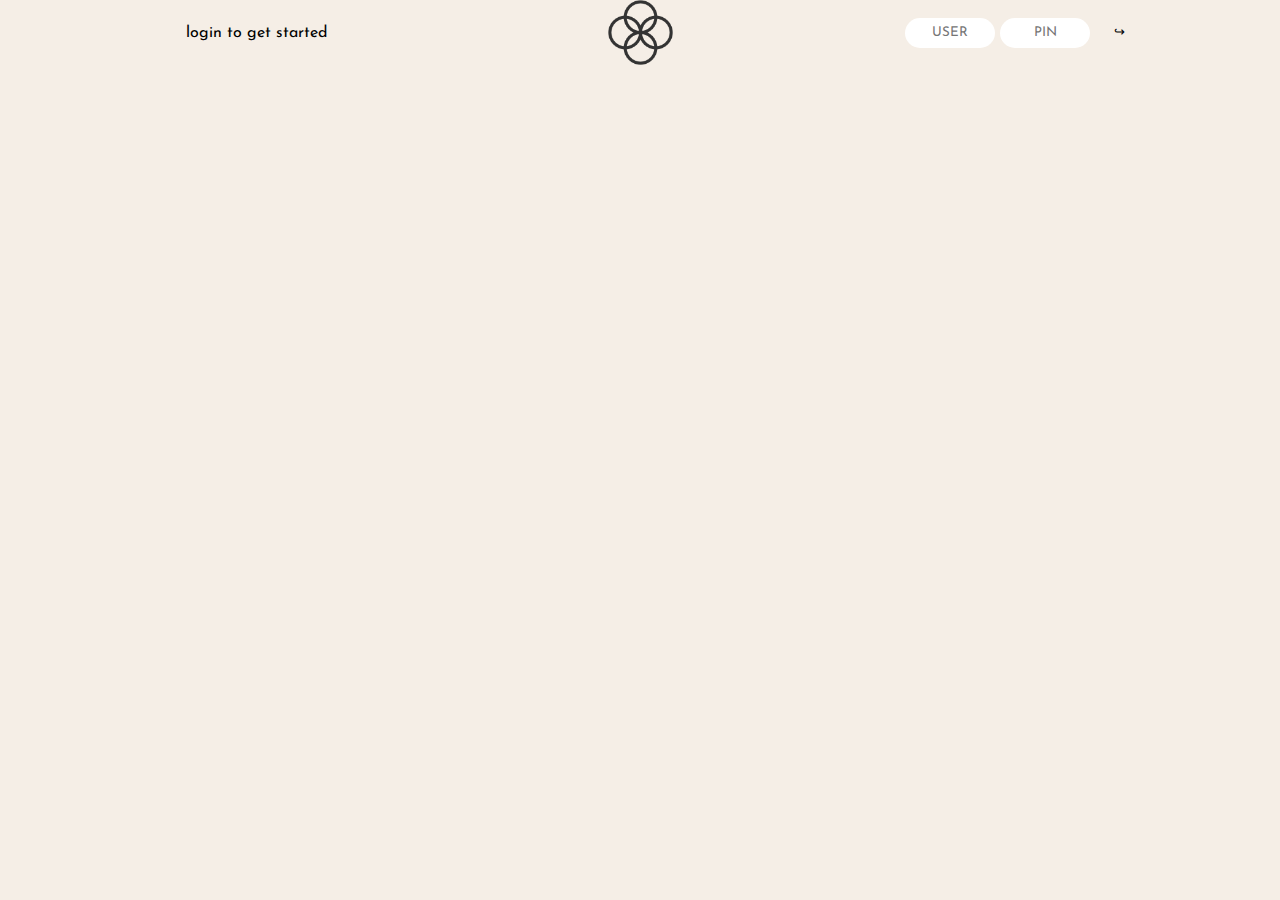
<file: index.html>
<!DOCTYPE html>
<html lang="en">
  <head>
    <meta charset="UTF-8" />
    <meta name="viewport" content="width=device-width, initial-scale=1.0" />
    <title>bankist</title>
    <link rel="stylesheet" href="style.css" type="text/css" />
    <link rel="preconnect" href="https://fonts.googleapis.com" />
    <link rel="preconnect" href="https://fonts.gstatic.com" crossorigin />
    <link
      href="https://fonts.googleapis.com/css2?family=Josefin+Sans&family=Noto+Nastaliq+Urdu&display=swap"
      rel="stylesheet"
    />
    <link
      rel="shortcut icon"
      type="image/png"
      href="pic/logo.png"
      style="color: black"
    />
  </head>
  <body>
    <div class="app">
      <div class="header">
        <p class="welcome">login to get started</p>
        <img class="logo" src="pic/logo.png" />
        <form class="userbox">
          <input type="text" class="namebox" placeholder="USER" />
          <input type="password" class="passwordbox" placeholder="PIN" />
          <button class="enter" type="button">&rarrhk;</button>
        </form>
      </div>
      <div class="change">
        <div class="Current--balance">
          <div>
            <h3>Current balance</h3>
            <h5 class="timelogin"></h5>
          </div>
          <h2 class="balance__value">0000€</h2>
        </div>

        <div class="movements">
          <div class="movements__row">
            <div class="movements__type movements__type--deposit"></div>
            <div class="movements__date">05/03/2037</div>
            <div class="movements__value">4€</div>
          </div>
          <div class="movements__row">
            <div class="movements__type movements__type--deposit"></div>
            <div class="movements__date">05/03/2037</div>
            <div class="movements__value">5€</div>
          </div><div class="movements__row">
            <div class="movements__type movements__type--deposit"></div>
            <div class="movements__date">05/03/2037</div>
            <div class="movements__value">6€</div>
          </div>
        </div>

        <div class="main__right">
          <div class="Transfer__money">
            <p>Transfer money</p>
            <br />
            <form>
              <input type="text" class="Transfer--to" />
              <input type="text" class="Transfer--Amount" />
              <button class="Transferbtn" type="button">&rarr;</button><br />
              <label class="labels">Transfer to</label>
              <label class="labels">Amount</label>
            </form>
          </div>
          <div class="Request__loan">
            <p>Request loan</p>
            <br />
            <form>
              <input type="text" class="Amountloan" />
              <button class="btnamount" type="button">&rarr;</button><br/>
              <label class="labels">Amount</label>
            </form>
          </div>
          <div class="Close__account">
            <p>Close account</p>
            <br />
            <form>
              <input type="text" class="Confirm--user" />
              <input type="password" class="Confirm--pin" />
              <button class="cloesbtn" type="button">&rarr;</button><br />
              <label class="labels">Confirm user</label>
              <label class="labels">Confirm PIN</label>
            </form>
          </div>
        </div>
        <div class="summary">
          <p class="summary__label">In</p>
          <p class="summary__value summary__value--in">0000€</p>
          <p class="summary__label">Out</p>
          <p class="summary__value summary__value--out">0000€</p>
          <p class="summary__label">Interest</p>
          <p class="summary__value summary__value--Interest">0000€</p>
          <button class="sortbtn">↓ SORT</button>
        </div>
        <div class="timeloggedout">
          <p class="timeout"></p>
        </div>
      </div>
    </div>

    <script src="scripts.js"></script>
  </body>
</html>
</file>
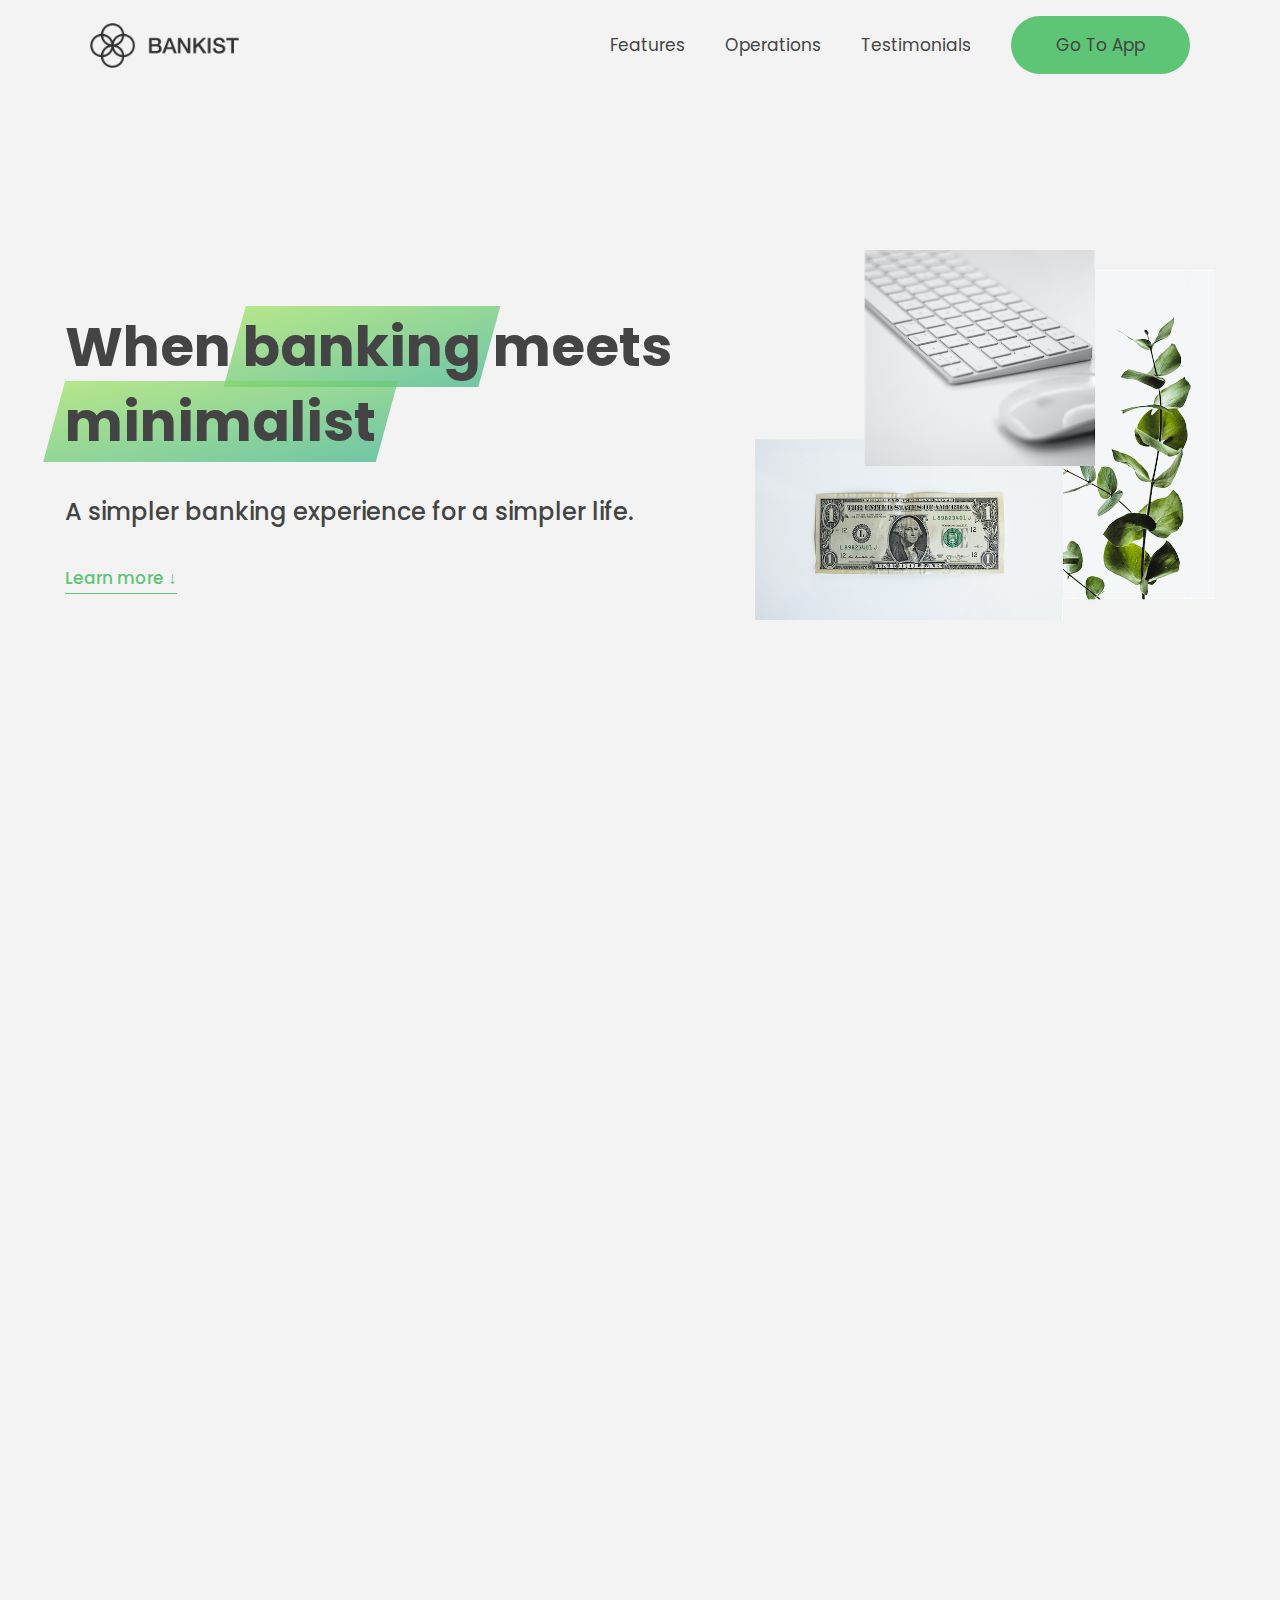
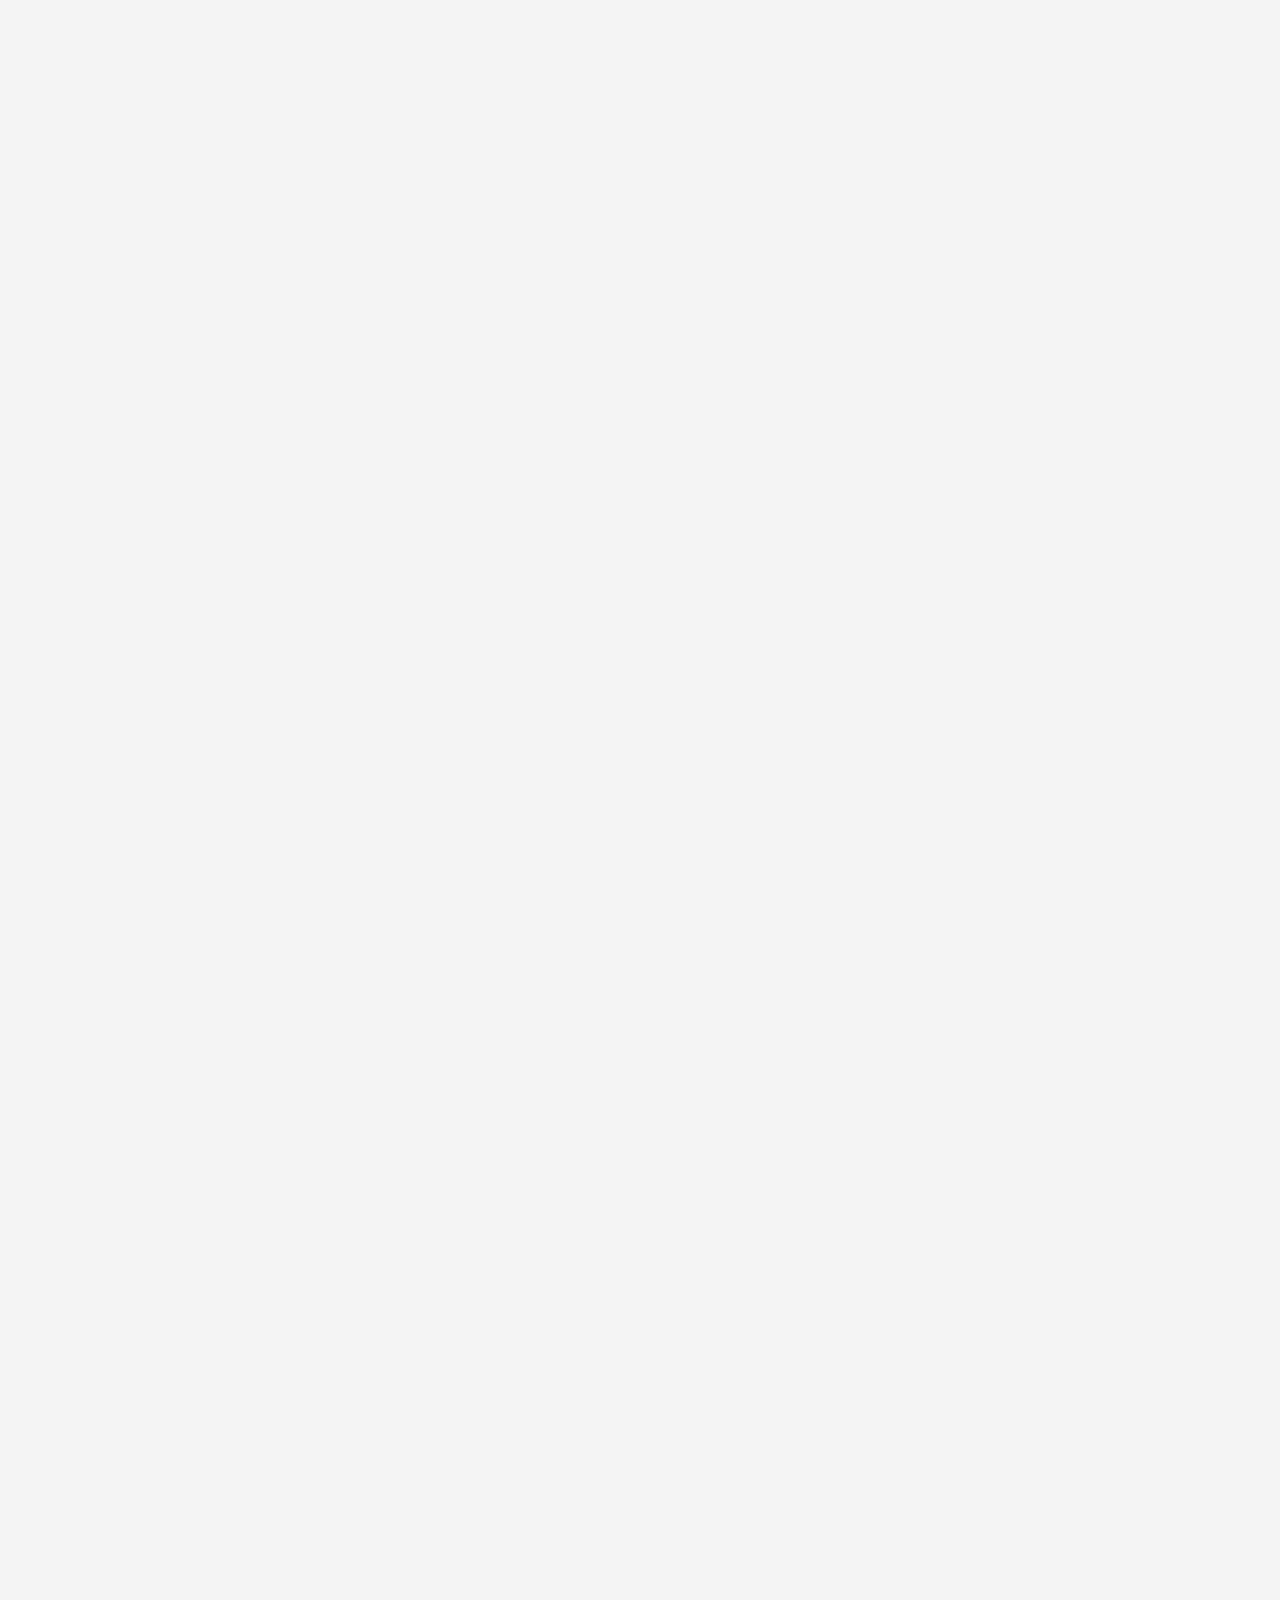
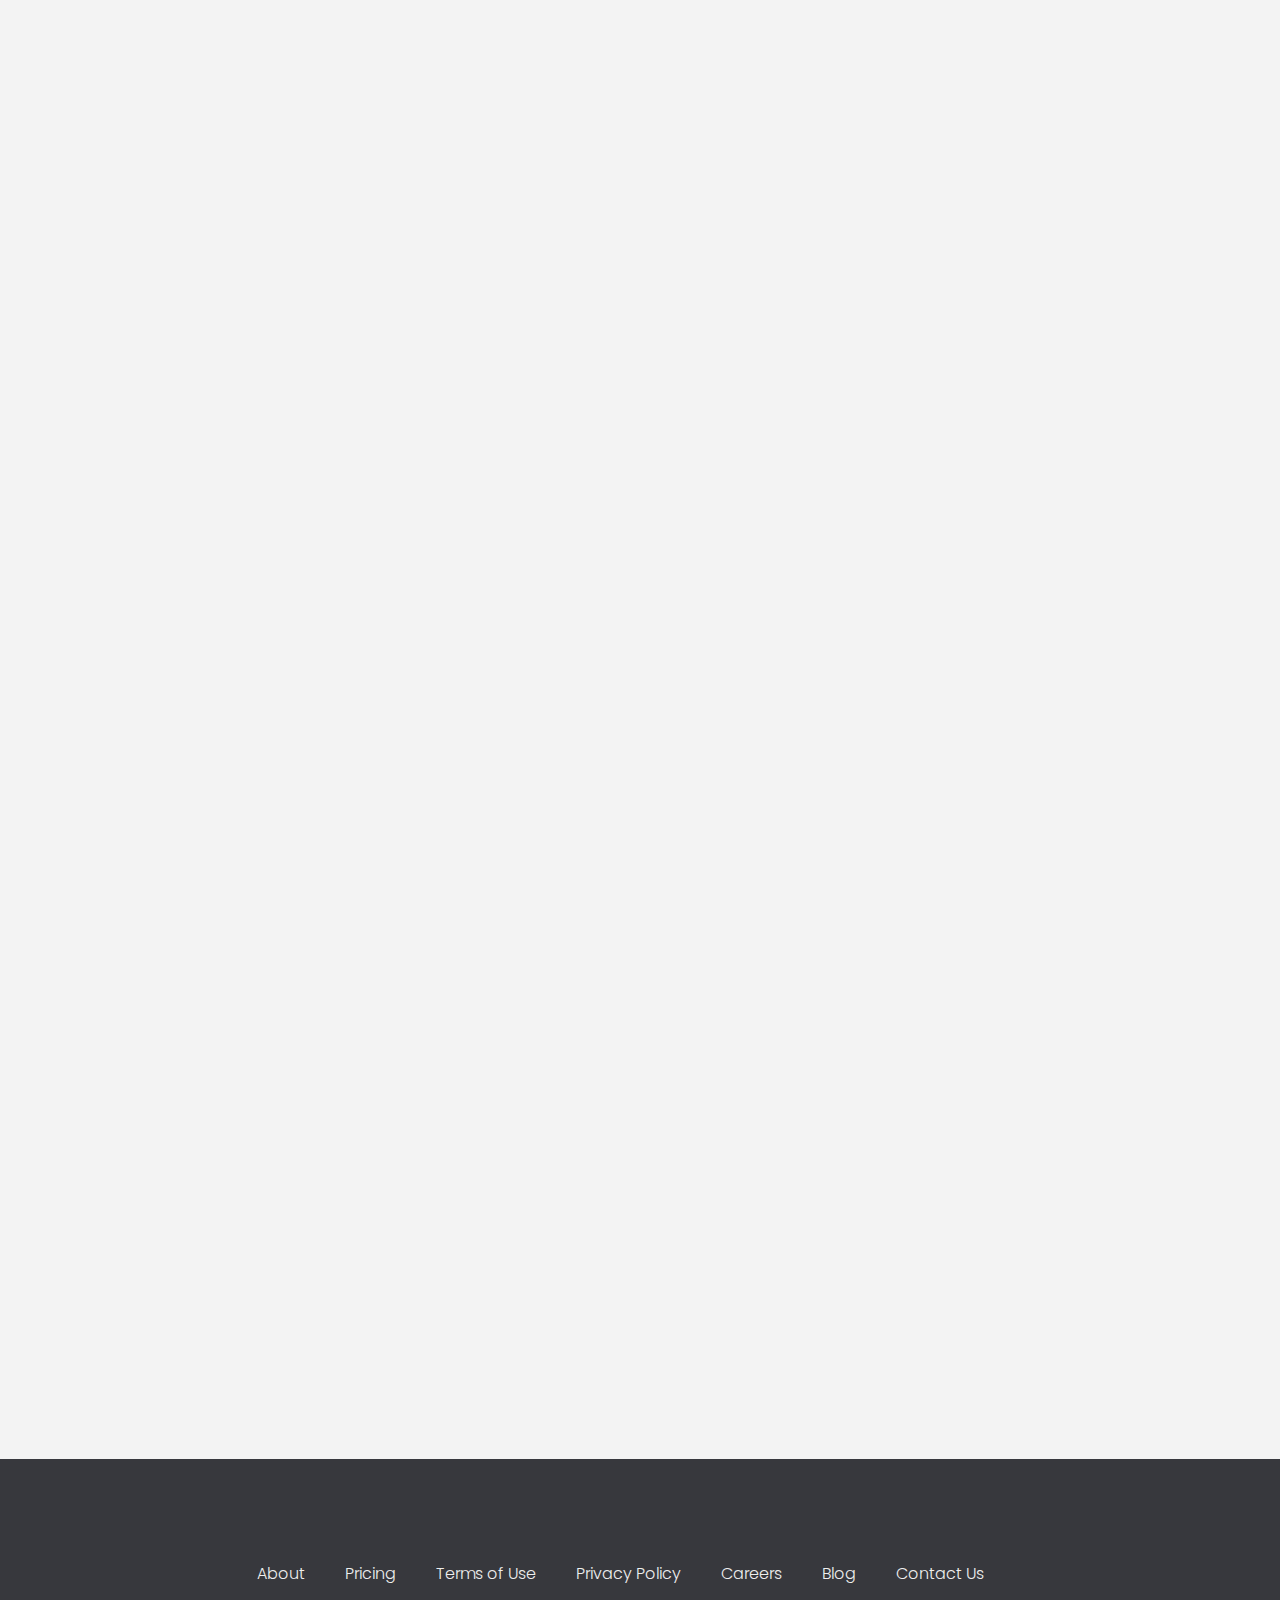
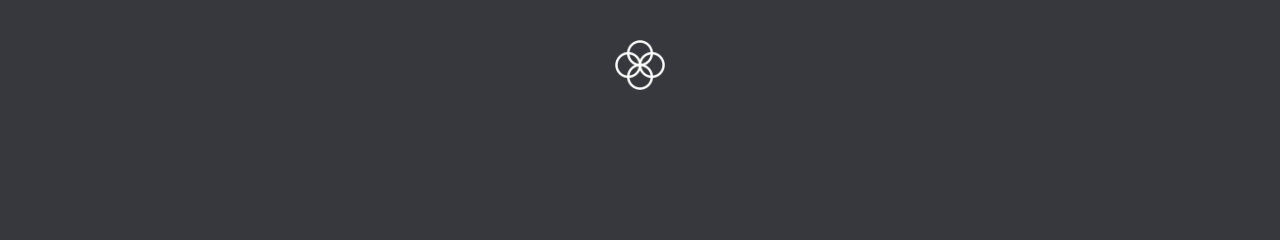
<file: bankistWeb/index.html>
<!DOCTYPE html>
<html lang="en">
  <head>
    <meta charset="UTF-8" />
    <meta name="viewport" content="width=device-width, initial-scale=1.0" />
    <meta http-equiv="X-UA-Compatible" content="ie=edge" />
    <link rel="shortcut icon" type="image/png" href="img/icon.png" />

    <link
      href="https://fonts.googleapis.com/css?family=Poppins:300,400,500,600&display=swap"
      rel="stylesheet"
    />
    <link rel="stylesheet" href="style.css" />
    <title>Bankist | When Banking meets Minimalist</title>

    <script defer src="script.js"></script>
  </head>
  <body>
    <header class="header">
      <nav class="nav">
        <img
          src="img/logo.png"
          alt="Bankist logo"
          class="nav__logo"
          id="logo"
        />
        <ul class="nav__links">
          <li class="nav__item">
            <a class="nav__link" href="#section--1">Features</a>
          </li>
          <li class="nav__item">
            <a class="nav__link" href="#section--2">Operations</a>
          </li>
          <li class="nav__item">
            <a class="nav__link" href="#section--3">Testimonials</a>
          </li>
          <li class="nav__item">
            <a class=" nav__link btn btn--show-modal" href="#"
              >Go To App</a
            >
          </li>
        </ul>
      </nav>

      <div class="header__title">
        <h1>
          When
          <span class="highlight">banking</span>
          meets<br />
          <span class="highlight">minimalist</span>
        </h1>
        <h4>A simpler banking experience for a simpler life.</h4>
        <button class="btn--text btn--scroll-to">Learn more &DownArrow;</button>
        <img
          src="img/hero.png"
          class="header__img"
          alt="Minimalist bank items"
        />
      </div>
    </header>

    <section class="section" id="section--1">
      <div class="section__title">
        <h2 class="section__description">Features</h2>
        <h3 class="section__header">
          Everything you need in a modern bank and more.
        </h3>
      </div>

      <div class="features">
        <img
          src="img/digital-lazy.jpg"
          data-src="img/digital.jpg"
          alt="Computer"
          class="features__img lazy-img"
        />
        <div class="features__feature">
          <div class="features__icon">
            <svg>
              <use xlink:href="img/icons.svg#icon-monitor"></use>
            </svg>
          </div>
          <h5 class="features__header">100% digital bank</h5>
          <p>
            Lorem ipsum dolor sit amet consectetur adipisicing elit. Unde alias
            sint quos? Accusantium a fugiat porro reiciendis saepe quibusdam
            debitis ducimus.
          </p>
        </div>

        <div class="features__feature">
          <div class="features__icon">
            <svg>
              <use xlink:href="img/icons.svg#icon-trending-up"></use>
            </svg>
          </div>
          <h5 class="features__header">Watch your money grow</h5>
          <p>
            Nesciunt quos autem dolorum voluptates cum dolores dicta fuga
            inventore ab? Nulla incidunt eius numquam sequi iste pariatur
            quibusdam!
          </p>
        </div>
        <img
          src="img/grow-lazy.jpg"
          data-src="img/grow.jpg"
          alt="Plant"
          class="features__img lazy-img"
        />

        <img
          src="img/card-lazy.jpg"
          data-src="img/card.jpg"
          alt="Credit card"
          class="features__img lazy-img"
        />
        <div class="features__feature">
          <div class="features__icon">
            <svg>
              <use xlink:href="img/icons.svg#icon-credit-card"></use>
            </svg>
          </div>
          <h5 class="features__header">Free debit card included</h5>
          <p>
            Quasi, fugit in cumque cupiditate reprehenderit debitis animi enim
            eveniet consequatur odit quam quos possimus assumenda dicta fuga
            inventore ab.
          </p>
        </div>
      </div>
    </section>

    <section class="section" id="section--2">
      <div class="section__title">
        <h2 class="section__description">Operations</h2>
        <h3 class="section__header">
          Everything as simple as possible, but no simpler.
        </h3>
      </div>

      <div class="operations">
        <div class="operations__tab-container">
          <button
            class="btn operations__tab operations__tab--1 operations__tab--active"
            data-tab="1"
          >
            <span>01</span>Instant Transfers
          </button>
          <button class="btn operations__tab operations__tab--2" data-tab="2">
            <span>02</span>Instant Loans
          </button>
          <button class="btn operations__tab operations__tab--3" data-tab="3">
            <span>03</span>Instant Closing
          </button>
        </div>
        <div
          class="operations__content operations__content--1 operations__content--active"
        >
          <div class="operations__icon operations__icon--1">
            <svg>
              <use xlink:href="img/icons.svg#icon-upload"></use>
            </svg>
          </div>
          <h5 class="operations__header">
            Tranfser money to anyone, instantly! No fees, no BS.
          </h5>
          <p>
            Lorem ipsum dolor sit amet, consectetur adipisicing elit, sed do
            eiusmod tempor incididunt ut labore et dolore magna aliqua. Ut enim
            ad minim veniam, quis nostrud exercitation ullamco laboris nisi ut
            aliquip ex ea commodo consequat.
          </p>
        </div>

        <div class="operations__content operations__content--2">
          <div class="operations__icon operations__icon--2">
            <svg>
              <use xlink:href="img/icons.svg#icon-home"></use>
            </svg>
          </div>
          <h5 class="operations__header">
            Buy a home or make your dreams come true, with instant loans.
          </h5>
          <p>
            Duis aute irure dolor in reprehenderit in voluptate velit esse
            cillum dolore eu fugiat nulla pariatur. Excepteur sint occaecat
            cupidatat non proident, sunt in culpa qui officia deserunt mollit
            anim id est laborum.
          </p>
        </div>
        <div class="operations__content operations__content--3">
          <div class="operations__icon operations__icon--3">
            <svg>
              <use xlink:href="img/icons.svg#icon-user-x"></use>
            </svg>
          </div>
          <h5 class="operations__header">
            No longer need your account? No problem! Close it instantly.
          </h5>
          <p>
            Excepteur sint occaecat cupidatat non proident, sunt in culpa qui
            officia deserunt mollit anim id est laborum. Ut enim ad minim
            veniam, quis nostrud exercitation ullamco laboris nisi ut aliquip ex
            ea commodo consequat.
          </p>
        </div>
      </div>
    </section>

    <section class="section" id="section--3">
      <div class="section__title section__title--testimonials">
        <h2 class="section__description">Not sure yet?</h2>
        <h3 class="section__header">
          Millions of Bankists are already making their lifes simpler.
        </h3>
      </div>

      <div class="slider">
        <div class="slide">
          <div class="testimonial">
            <h5 class="testimonial__header">Best financial decision ever!</h5>
            <blockquote class="testimonial__text">
              Lorem ipsum dolor sit, amet consectetur adipisicing elit.
              Accusantium quas quisquam non? Quas voluptate nulla minima
              deleniti optio ullam nesciunt, numquam corporis et asperiores
              laboriosam sunt, praesentium suscipit blanditiis. Necessitatibus
              id alias reiciendis, perferendis facere pariatur dolore veniam
              autem esse non voluptatem saepe provident nihil molestiae.
            </blockquote>
            <address class="testimonial__author">
              <img src="img/user-1.jpg" alt="" class="testimonial__photo" />
              <h6 class="testimonial__name">Aarav Lynn</h6>
              <p class="testimonial__location">San Francisco, USA</p>
            </address>
          </div>
        </div>

        <div class="slide">
          <div class="testimonial">
            <h5 class="testimonial__header">
              The last step to becoming a complete minimalist
            </h5>
            <blockquote class="testimonial__text">
              Quisquam itaque deserunt ullam, quia ea repellendus provident,
              ducimus neque ipsam modi voluptatibus doloremque, corrupti
              laborum. Incidunt numquam perferendis veritatis neque repellendus.
              Lorem, ipsum dolor sit amet consectetur adipisicing elit. Illo
              deserunt exercitationem deleniti.
            </blockquote>
            <address class="testimonial__author">
              <img src="img/user-2.jpg" alt="" class="testimonial__photo" />
              <h6 class="testimonial__name">Miyah Miles</h6>
              <p class="testimonial__location">London, UK</p>
            </address>
          </div>
        </div>

        <div class="slide">
          <div class="testimonial">
            <h5 class="testimonial__header">
              Finally free from old-school banks
            </h5>
            <blockquote class="testimonial__text">
              Debitis, nihil sit minus suscipit magni aperiam vel tenetur
              incidunt commodi architecto numquam omnis nulla autem,
              necessitatibus blanditiis modi similique quidem. Odio aliquam
              culpa dicta beatae quod maiores ipsa minus consequatur error sunt,
              deleniti saepe aliquid quos inventore sequi. Necessitatibus id
              alias reiciendis, perferendis facere.
            </blockquote>
            <address class="testimonial__author">
              <img src="img/user-3.jpg" alt="" class="testimonial__photo" />
              <h6 class="testimonial__name">Francisco Gomes</h6>
              <p class="testimonial__location">Lisbon, Portugal</p>
            </address>
          </div>
        </div>

        <button class="slider__btn slider__btn--left">&larr;</button>
        <button class="slider__btn slider__btn--right">&rarr;</button>
        <div class="dots"></div>
      </div>
    </section>

    <section class="section section--sign-up">
      <div class="section__title">
        <h3 class="section__header">
          The best day to join Bankist was one year ago. The second best is
          today!
        </h3>
      </div>
      <button class="btn btn--show-modal">Open your free account today!</button>
    </section>

    <footer class="footer">
      <ul class="footer__nav">
        <li class="footer__item">
          <a class="footer__link" href="#">About</a>
        </li>
        <li class="footer__item">
          <a class="footer__link" href="#">Pricing</a>
        </li>
        <li class="footer__item">
          <a class="footer__link" href="#">Terms of Use</a>
        </li>
        <li class="footer__item">
          <a class="footer__link" href="#">Privacy Policy</a>
        </li>
        <li class="footer__item">
          <a class="footer__link" href="#">Careers</a>
        </li>
        <li class="footer__item">
          <a class="footer__link" href="#">Blog</a>
        </li>
        <li class="footer__item">
          <a class="footer__link" href="#">Contact Us</a>
        </li>
      </ul>
      <img src="img/icon.png" alt="Logo" class="footer__logo" />
      
    </footer>

    <div class="modal hidden">
      <button class="btn--close-modal">&times;</button>
      <h2 class="modal__header">
        Open your bank account <br />
        in just <span class="highlight">5 minutes</span>
      </h2>
      <form class="modal__form">
        <label>First Name</label>
        <input type="text" />
        <label>Last Name</label>
        <input type="text" />
        <label>Email Address</label>
        <input type="email" />
        <button class="btn">Next step &rarr;</button>
      </form>
    </div>
    <div class="overlay hidden"></div>

  </body>
</html>
</file>
<file: style.css>
* {
  padding: 0;
  margin: 0;
  box-sizing: border-box;
  font-family: "Josefin Sans", sans-serif;
}
body {
  width: 100%;
  background-color: rgb(245, 238, 230);
  height: 100%;
  overflow: scroll;
}
.app {
  display: flex;
  justify-content: center;
  flex-direction: column;
  justify-content: center;
  align-items: center;
  position: relative;
  top: 0;
  overflow: scroll;

}
.header {
  width: 100%;
  height: 10%;
  min-width: 850px;
  display: grid;
  grid-template-columns: 1fr 1fr 1fr;
  flex-direction: row;
  justify-content: center;
  justify-items: center;
  align-items: center;
  padding: 0 4rem;
  margin-top: 0;
}
.userbox {
  margin-right: 0;
  width: fit-content;
}
.passwordbox,
.namebox,
.Confirm--pin,
.Confirm--user,
.Transfer--Amount,
.Transfer--to,
.Amountloan {
  border: none;
  border-radius: 10rem;
  width: 90px;
  height: 30px;
  text-align: center;
  background-color: white;
}
.enter,
.sortbtn {
  border: none;
  cursor: pointer;
  width: 3rem;
  background: none;
}
.logo {
  width: 65px;
  height: 65px;
}
.change {
  width: 70%;
  min-width: 750px;
  height: 80%;
  margin-top: 3rem;
  display: grid;
  grid-template-areas:
    "head head"
    "left right"
    "footer time";
  grid-template-rows: 12% 76% 12%;
  grid-template-columns: 60% 40%;
  opacity: 0;
  transition: all 1s;
  max-height: 800px;
}
.Current--balance,
.summary {
  width: 100%;
}
.Current--balance {
  grid-area: head;
  display: flex;
  flex-direction: row;
  justify-content: space-between;
  padding: 1rem;
}
.summary {
  bottom: 0;
  grid-area: footer;
  display: flex;
  flex-direction: row;
  text-transform: uppercase;
  padding: 0.4rem;
  align-items: baseline;
}
.summary__label {
  margin-right: 0.25rem;
  font-size: 0.65rem;
}
.summary__value {
  margin-right: 1.5rem;
}
.summary__value--in,
.summary__value--Interest {
  color: green;
}
.summary__value--out {
  color: red;
}
.sortbtn {
  margin-left: 3rem;
  height: 1.5rem;
}
.sortbtn:hover {
  color: red;
  font-size: 1rem;
  width: fit-content;
}
.main__right,
.movements {
  height: 95%;
  display: flex;
  flex-direction: column;
  justify-content: center;
  align-items: center;
  margin: 0.5rem;
  border-radius: 1rem;
}
.main__right {
  grid-area: right;
}
.Transfer__money,
.Request__loan,
.Close__account {
  height: 30%;
  width: 90%;
  border-radius: 5%;
  margin: 2%;
  padding: 10%;
}
.Transfer__money {
  background: linear-gradient(rgb(248, 248, 6), rgb(247, 247, 62));
}
.Request__loan {
  background: linear-gradient(rgb(14, 248, 6), rgb(84, 247, 95));
}
.Close__account {
  background: linear-gradient(red, rgb(242, 117, 59));
}

.movements {
  grid-area: left;
  background-color: white;
  text-align: center;
  overflow: scroll;
  padding-top: 2.5rem;
}
.enterkey,
.btnamount,
.Transferbtn,
.cloesbtn {
  background-color: white;
  cursor: pointer;
  width: 40px;
  border-radius: 10rem;
  border: none;
}
.labels {
  text-align: center;
  padding: 1.2rem;
  font-size: 10px;
}
.movements__date {
  font-size: 1.1rem;
  text-transform: uppercase;
  font-weight: 500;
  color: #666;
}
.movements__value {
  font-size: 1.7rem;
  margin-left: auto;
}
.movements__row {
  padding: 0.5rem 1rem;
  width: 100%;
  display: flex;
  flex-direction: row;
  height: 3rem;
  margin-inline: 0.5rem;
  /* background: green; */
  justify-content: space-between;
  border-bottom: 0.5px solid rgb(210, 236, 248);
}
.movements__type {
  border-radius: 2rem;
  padding: 1%;
  margin-right: 0.5rem;
  text-transform: uppercase;
}
.movements__type--deposit {
  background-color: green;
}
.movements__type--withdrawal {
  background-color: red;
}
.timeloggedout {
  grid-area: time;
  font-size: 0.65rem;
  height: fit-content;
  width: 100%;
  display: flex;
  flex-direction: row-reverse;
  padding-right: 10%;
}
</file>
<file: bankistWeb/style.css>
/* The page is NOT responsive. You can implement responsiveness yourself if you wanna have some fun 😃 */

:root {
  --color-primary: #5ec576;
  --color-secondary: #ffcb03;
  --color-tertiary: #ff585f;
  --color-primary-darker: #4bbb7d;
  --color-secondary-darker: #ffbb00;
  --color-tertiary-darker: #fd424b;
  --color-primary-opacity: #5ec5763a;
  --color-secondary-opacity: #ffcd0331;
  --color-tertiary-opacity: #ff58602d;
  --gradient-primary: linear-gradient(to top left, #39b385, #9be15d);
  --gradient-secondary: linear-gradient(to top left, #ffb003, #ffcb03);
}

* {
  margin: 0;
  padding: 0;
  box-sizing: inherit;
}

html {
  font-size: 62.5%;
  box-sizing: border-box;
}

body {
  font-family: 'Poppins', sans-serif;
  font-weight: 300;
  color: #444;
  line-height: 1.9;
  background-color: #f3f3f3;
}

/* GENERAL ELEMENTS */
.section {
  padding: 15rem 3rem;
  border-top: 1px solid #ddd;

  transition: transform 1s, opacity 1s;
}

.section--hidden {
  opacity: 0;
  transform: translateY(8rem);
}

.section__title {
  max-width: 80rem;
  margin: 0 auto 8rem auto;
}

.section__description {
  font-size: 1.8rem;
  font-weight: 600;
  text-transform: uppercase;
  color: var(--color-primary);
  margin-bottom: 1rem;
}

.section__header {
  font-size: 4rem;
  line-height: 1.3;
  font-weight: 500;
}

.btn {
  display: inline-block;
  background-color: var(--color-primary);
  font-size: 1.6rem;
  font-family: inherit;
  font-weight: 500;
  border: none;
  padding: 1.25rem 4.5rem;
  border-radius: 10rem;
  cursor: pointer;
  transition: all 0.3s;
}

.btn:hover {
  background-color: var(--color-primary-darker);
}

.btn--text {
  display: inline-block;
  background: none;
  font-size: 1.7rem;
  font-family: inherit;
  font-weight: 500;
  color: var(--color-primary);
  border: none;
  border-bottom: 1px solid currentColor;
  padding-bottom: 2px;
  cursor: pointer;
  transition: all 0.3s;
}

p {
  color: #666;
}

/* This is BAD for accessibility! Don't do in the real world! */
button:focus {
  outline: none;
}

img {
  transition: filter 0.5s;
}

.lazy-img {
  filter: blur(20px);
}

/* NAVIGATION */
.nav {
  display: flex;
  justify-content: space-between;
  align-items: center;
  height: 9rem;
  width: 100%;
  padding: 0 6rem;
  z-index: 100;
}

/* nav and stickly class at the same time */
.nav.sticky {
  position: fixed;
  background-color: rgba(255, 255, 255, 0.95);
}

.nav__logo {
  height: 4.5rem;
  transition: all 0.3s;
}

.nav__links {
  display: flex;
  align-items: center;
  list-style: none;
}

.nav__item {
  margin-left: 4rem;
}

.nav__link:link,
.nav__link:visited {
  font-size: 1.7rem;
  font-weight: 400;
  color: inherit;
  text-decoration: none;
  display: block;
  transition: all 0.3s;
}

.nav__link--btn:link,
.nav__link--btn:visited {
  padding: 0.8rem 2.5rem;
  border-radius: 3rem;
  background-color: var(--color-primary);
  color: #222;
}

.nav__link--btn:hover,
.nav__link--btn:active {
  color: inherit;
  background-color: var(--color-primary-darker);
  color: #333;
}

/* HEADER */
.header {
  padding: 0 3rem;
  height: 100vh;
  display: flex;
  flex-direction: column;
  align-items: center;
}

.header__title {
  flex: 1;

  max-width: 115rem;
  display: grid;
  grid-template-columns: 3fr 2fr;
  row-gap: 3rem;
  align-content: center;
  justify-content: center;

  align-items: start;
  justify-items: start;
}

h1 {
  font-size: 5.5rem;
  line-height: 1.35;
}

h4 {
  font-size: 2.4rem;
  font-weight: 500;
}

.header__img {
  width: 100%;
  grid-column: 2 / 3;
  grid-row: 1 / span 4;
  transform: translateY(-6rem);
}

.highlight {
  position: relative;
}

.highlight::after {
  display: block;
  content: '';
  position: absolute;
  bottom: 0;
  left: 0;
  height: 100%;
  width: 100%;
  z-index: -1;
  opacity: 0.7;
  transform: scale(1.07, 1.05) skewX(-15deg);
  background-image: var(--gradient-primary);
}

/* FEATURES */
.features {
  display: grid;
  grid-template-columns: 1fr 1fr;
  gap: 4rem;
  margin: 0 12rem;
}

.features__img {
  width: 100%;
}

.features__feature {
  align-self: center;
  justify-self: center;
  width: 70%;
  font-size: 1.5rem;
}

.features__icon {
  display: flex;
  align-items: center;
  justify-content: center;
  background-color: var(--color-primary-opacity);
  height: 5.5rem;
  width: 5.5rem;
  border-radius: 50%;
  margin-bottom: 2rem;
}

.features__icon svg {
  height: 2.5rem;
  width: 2.5rem;
  fill: var(--color-primary);
}

.features__header {
  font-size: 2rem;
  margin-bottom: 1rem;
}

/* OPERATIONS */
.operations {
  max-width: 100rem;
  margin: 12rem auto 0 auto;

  background-color: #fff;
}

.operations__tab-container {
  display: flex;
  justify-content: center;
}

.operations__tab {
  margin-right: 2.5rem;
  transform: translateY(-50%);
}

.operations__tab span {
  margin-right: 1rem;
  font-weight: 600;
  display: inline-block;
}

.operations__tab--1 {
  background-color: var(--color-secondary);
}

.operations__tab--1:hover {
  background-color: var(--color-secondary-darker);
}

.operations__tab--3 {
  background-color: var(--color-tertiary);
  margin: 0;
}

.operations__tab--3:hover {
  background-color: var(--color-tertiary-darker);
}

.operations__tab--active {
  transform: translateY(-66%);
}

.operations__content {
  display: none;

  /* JUST PRESENTATIONAL */
  font-size: 1.7rem;
  padding: 2.5rem 7rem 6.5rem 7rem;
}

.operations__content--active {
  display: grid;
  grid-template-columns: 7rem 1fr;
  column-gap: 3rem;
  row-gap: 0.5rem;
}

.operations__header {
  font-size: 2.25rem;
  font-weight: 500;
  align-self: center;
}

.operations__icon {
  display: flex;
  align-items: center;
  justify-content: center;
  height: 7rem;
  width: 7rem;
  border-radius: 50%;
}

.operations__icon svg {
  height: 2.75rem;
  width: 2.75rem;
}

.operations__content p {
  grid-column: 2;
}

.operations__icon--1 {
  background-color: var(--color-secondary-opacity);
}
.operations__icon--2 {
  background-color: var(--color-primary-opacity);
}
.operations__icon--3 {
  background-color: var(--color-tertiary-opacity);
}
.operations__icon--1 svg {
  fill: var(--color-secondary-darker);
}
.operations__icon--2 svg {
  fill: var(--color-primary);
}
.operations__icon--3 svg {
  fill: var(--color-tertiary);
}

/* SLIDER */
.slider {
  max-width: 100rem;
  height: 50rem;
  margin: 0 auto;
  position: relative;

  /* IN THE END */
  overflow: hidden;
}

.slide {
  position: absolute;
  top: 0;
  width: 100%;
  height: 50rem;

  display: flex;
  align-items: center;
  justify-content: center;

  /* THIS creates the animation! */
  transition: transform 1s;
}

.slide > img {
  /* Only for images that have different size than slide */
  width: 100%;
  height: 100%;
  object-fit: cover;
}

.slider__btn {
  position: absolute;
  top: 50%;
  z-index: 10;

  border: none;
  background: rgba(255, 255, 255, 0.7);
  font-family: inherit;
  color: #333;
  border-radius: 50%;
  height: 5.5rem;
  width: 5.5rem;
  font-size: 3.25rem;
  cursor: pointer;
}

.slider__btn--left {
  left: 6%;
  transform: translate(-50%, -50%);
}

.slider__btn--right {
  right: 6%;
  transform: translate(50%, -50%);
}

.dots {
  position: absolute;
  bottom: 5%;
  left: 50%;
  transform: translateX(-50%);
  display: flex;
}

.dots__dot {
  border: none;
  background-color: #b9b9b9;
  opacity: 0.7;
  height: 1rem;
  width: 1rem;
  border-radius: 50%;
  margin-right: 1.75rem;
  cursor: pointer;
  transition: all 0.5s;

}

.dots__dot:last-child {
  margin: 0;
}

.dots__dot--active {
  /* background-color: #fff; */
  background-color: #888;
  opacity: 1;
}

/* TESTIMONIALS */
.testimonial {
  width: 65%;
  position: relative;
}

.testimonial::before {
  content: '\201C';
  position: absolute;
  top: -5.7rem;
  left: -6.8rem;
  line-height: 1;
  font-size: 20rem;
  font-family: inherit;
  color: var(--color-primary);
  z-index: -1;
}

.testimonial__header {
  font-size: 2.25rem;
  font-weight: 500;
  margin-bottom: 1.5rem;
}

.testimonial__text {
  font-size: 1.7rem;
  margin-bottom: 3.5rem;
  color: #666;
}

.testimonial__author {
  margin-left: 3rem;
  font-style: normal;
  display: grid;
  grid-template-columns: 6.5rem 1fr;
  column-gap: 2rem;
}

.testimonial__photo {
  grid-row: 1 / span 2;
  width: 6.5rem;
  border-radius: 50%;
}

.testimonial__name {
  font-size: 1.7rem;
  font-weight: 500;
  align-self: end;
  margin: 0;
}

.testimonial__location {
  font-size: 1.5rem;
}

.section__title--testimonials {
  margin-bottom: 4rem;
}

/* SIGNUP */
.section--sign-up {
  background-color: #37383d;
  border-top: none;
  border-bottom: 1px solid #444;
  text-align: center;
  padding: 10rem 3rem;
}

.section--sign-up .section__header {
  color: #fff;
  text-align: center;
}

.section--sign-up .section__title {
  margin-bottom: 6rem;
}

.section--sign-up .btn {
  font-size: 1.9rem;
  padding: 2rem 5rem;
}

/* FOOTER */
.footer {
  padding: 10rem 3rem;
  background-color: #37383d;
}

.footer__nav {
  list-style: none;
  display: flex;
  justify-content: center;
  margin-bottom: 5rem;
}

.footer__item {
  margin-right: 4rem;
}

.footer__link {
  font-size: 1.6rem;
  color: #eee;
  text-decoration: none;
}

.footer__logo {
  height: 5rem;
  display: block;
  margin: 0 auto;
  margin-bottom: 5rem;
}

.footer__copyright {
  font-size: 1.4rem;
  color: #aaa;
  text-align: center;
}

.footer__copyright .footer__link {
  font-size: 1.4rem;
}

/* MODAL WINDOW */
.modal {
  position: fixed;
  top: 50%;
  left: 50%;
  transform: translate(-50%, -50%);
  max-width: 60rem;
  background-color: #f3f3f3;
  padding: 5rem 6rem;
  box-shadow: 0 4rem 6rem rgba(0, 0, 0, 0.3);
  z-index: 1000;
  transition: all 0.5s;
}

.overlay {
  position: fixed;
  top: 0;
  left: 0;
  width: 100%;
  height: 100%;
  background-color: rgba(0, 0, 0, 0.5);
  backdrop-filter: blur(4px);
  z-index: 100;
  transition: all 0.5s;
}

.modal__header {
  font-size: 3.25rem;
  margin-bottom: 4.5rem;
  line-height: 1.5;
}

.modal__form {
  margin: 0 3rem;
  display: grid;
  grid-template-columns: 1fr 2fr;
  align-items: center;
  gap: 2.5rem;
}

.modal__form label {
  font-size: 1.7rem;
  font-weight: 500;
}

.modal__form input {
  font-size: 1.7rem;
  padding: 1rem 1.5rem;
  border: 1px solid #ddd;
  border-radius: 0.5rem;
}

.modal__form button {
  grid-column: 1 / span 2;
  justify-self: center;
  margin-top: 1rem;
}

.btn--close-modal {
  font-family: inherit;
  color: inherit;
  position: absolute;
  top: 0.5rem;
  right: 2rem;
  font-size: 4rem;
  cursor: pointer;
  border: none;
  background: none;
}

.hidden {
  visibility: hidden;
  opacity: 0;
}

/* COOKIE MESSAGE */
.cookie-message {
  display: flex;
  align-items: center;
  justify-content: space-evenly;
  width: 100%;
  background-color: white;
  color: #bbb;
  font-size: 1.5rem;
  font-weight: 400;
}
</file>
